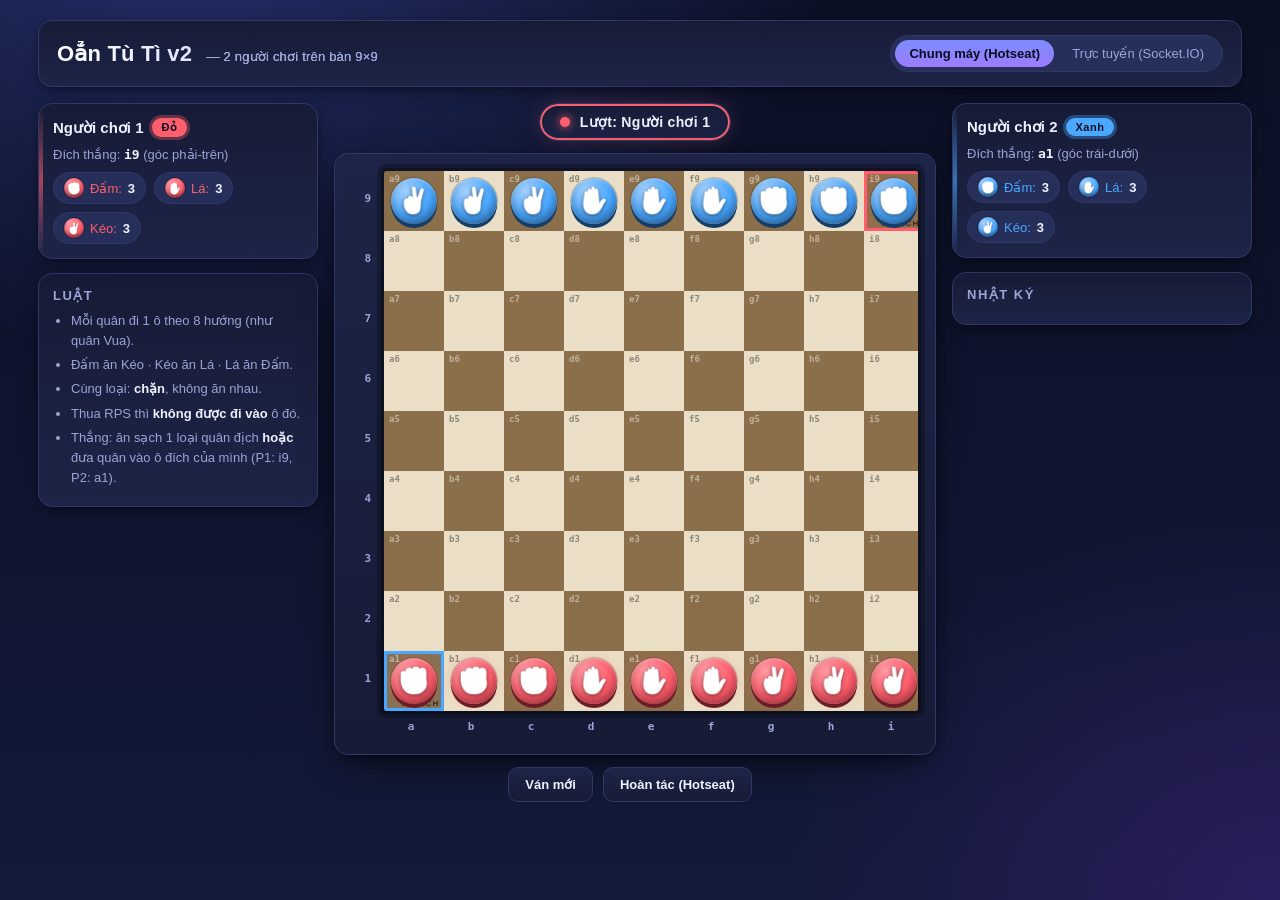
<file: resources/HTML-game-project-main/index.html>
<!DOCTYPE html>
<html lang="vi">
<head>
  <meta charset="UTF-8" />
  <meta name="viewport" content="width=device-width, initial-scale=1.0" />
  <title>Oẳn Tù Tì v2 (OTTv2)</title>
  <link rel="stylesheet" href="style.css" />
</head>
<body>
  <div id="app">
    <header class="topbar">
      <h1>Oẳn Tù Tì v2 <span class="sub">— 2 người chơi trên bàn 9×9</span></h1>
      <div class="mode-switch">
        <label><input type="radio" name="mode" value="hotseat" checked /> Chung máy (Hotseat)</label>
        <label><input type="radio" name="mode" value="online" /> Trực tuyến (Socket.IO)</label>
      </div>
    </header>

    <main class="layout">
      <aside class="side left">
        <div class="player-card" id="p1card">
          <h2>Người chơi 1 <span class="tag red">Đỏ</span></h2>
          <div class="target">Đích thắng: <b>i9</b> (góc phải-trên)</div>
          <div class="counts" id="p1counts"></div>
        </div>
        <div class="rules">
          <h3>Luật</h3>
          <ul>
            <li>Mỗi quân đi 1 ô theo 8 hướng (như quân Vua).</li>
            <li>Đấm ăn Kéo · Kéo ăn Lá · Lá ăn Đấm.</li>
            <li>Cùng loại: <b>chặn</b>, không ăn nhau.</li>
            <li>Thua RPS thì <b>không được đi vào</b> ô đó.</li>
            <li>Thắng: ăn sạch 1 loại quân địch <b>hoặc</b> đưa quân vào ô đích của mình (P1: i9, P2: a1).</li>
          </ul>
        </div>
      </aside>

      <section class="board-wrap">
        <div class="turn-banner" id="turnBanner">Lượt: Người chơi 1</div>
        <div class="board-container">
          <div class="ranks" id="ranks"></div>
          <div id="board" class="board"></div>
          <div class="files" id="files"></div>
        </div>
        <div class="controls">
          <button id="btnNew">Ván mới</button>
          <button id="btnUndo">Hoàn tác (Hotseat)</button>
          <span class="status" id="status"></span>
        </div>
      </section>

      <aside class="side right">
        <div class="player-card" id="p2card">
          <h2>Người chơi 2 <span class="tag blue">Xanh</span></h2>
          <div class="target">Đích thắng: <b>a1</b> (góc trái-dưới)</div>
          <div class="counts" id="p2counts"></div>
        </div>
        <div class="log-panel">
          <h3>Nhật ký</h3>
          <ol id="log"></ol>
        </div>
      </aside>
    </main>

    <div class="modal hidden" id="winModal">
      <div class="modal-card">
        <h2 id="winTitle">Kết thúc!</h2>
        <p id="winDesc"></p>
        <button id="btnWinNew">Ván mới</button>
      </div>
    </div>

    <div class="modal hidden" id="netModal">
      <div class="modal-card net-card">
        <h2>Chế độ trực tuyến</h2>
        <p id="netInfo">Đang khởi tạo phòng chơi...</p>
        <div id="netExtras"></div>
        <button id="btnNetClose">Đóng</button>
      </div>
    </div>
  </div>

  <!--
    OTT_SERVER_URL: địa chỉ Socket.IO server công khai.
    - Để trống ("") khi bạn chạy tại chỗ (`npm start`) — client sẽ tự nối same-origin.
    - Khi triển khai (VD chạy trang tĩnh trên GitHub Pages), sửa dòng dưới thành
      URL server đã deploy, ví dụ:  window.OTT_SERVER_URL = "https://ottv2.onrender.com";
    Bạn cũng có thể ghi đè qua query string ?server=https://host  hoặc  localStorage.setItem('ott_server_url', 'https://host').
  -->
  <script>window.OTT_SERVER_URL = "";</script>
  <script src="https://cdn.socket.io/4.7.5/socket.io.min.js" crossorigin="anonymous"></script>
  <script src="game.js"></script>
  <script src="multiplayer.js"></script>
</body>
</html>
</file>
<file: resources/HTML-game-project-main/style.css>
:root {
  --bg-1: #0b1024;
  --bg-2: #131a3a;
  --panel:   #161b36;
  --panel-2: #1d2447;
  --panel-3: #262e5a;
  --line:    #2f3868;
  --line-2:  #3b4685;
  --text:    #eef1ff;
  --muted:   #9aa4d6;
  --accent:  #7c8cff;
  --accent-2:#9c7cff;

  --p1: #ff5f6d;
  --p1-dark: #c8384a;
  --p1-glow: #ff5f6d55;
  --p2: #4aa8ff;
  --p2-dark: #2a6eb8;
  --p2-glow: #4aa8ff55;

  --board-bg:   #1a2148;
  --board-line: #0007;
  --light: #eadfc6;
  --dark:  #8b6f4a;
  --light-hi: #f4ecd6;
  --dark-hi:  #a3835b;

  --hi-move:    #7dffb1;
  --hi-capture: #ffb35c;
  --hi-select:  #ffe45c;

  --cell: 60px;
  --radius: 14px;
  --radius-sm: 10px;

  --shadow-1: 0 6px 24px -8px #0009, 0 2px 6px -2px #0006;
  --shadow-2: 0 12px 40px -12px #000c, 0 4px 12px -4px #0008;
}

* { box-sizing: border-box; }
html, body {
  margin: 0; padding: 0;
  color: var(--text);
  min-height: 100vh;
  font-family: "Inter", -apple-system, BlinkMacSystemFont, "Segoe UI", Roboto, "Noto Sans", "Helvetica Neue", Arial, sans-serif;
  font-feature-settings: "cv02","cv03","cv04","cv11";
  background:
    radial-gradient(1200px 800px at 15% -10%, #26306e 0%, transparent 55%),
    radial-gradient(900px 700px at 100% 100%, #2a1e5c 0%, transparent 55%),
    linear-gradient(180deg, var(--bg-1), var(--bg-2));
  background-attachment: fixed;
}

#app { max-width: 1240px; margin: 0 auto; padding: 20px 18px 40px; }

/* ---------- Topbar ---------- */
.topbar {
  display: flex; align-items: center; justify-content: space-between;
  gap: 16px; padding: 14px 18px;
  background: linear-gradient(180deg, var(--panel), var(--panel-2));
  border: 1px solid var(--line);
  border-radius: var(--radius);
  box-shadow: var(--shadow-1);
}
.topbar h1 {
  margin: 0; font-size: 22px; font-weight: 800; letter-spacing: 0.2px;
  background: linear-gradient(90deg, #fff, #b6c1ff);
  -webkit-background-clip: text; background-clip: text; color: transparent;
}
.topbar h1 .sub { color: var(--muted); font-weight: 500; margin-left: 8px; font-size: 13px;
  -webkit-text-fill-color: var(--muted); }
.mode-switch { display: flex; gap: 4px; background: var(--panel-3); border: 1px solid var(--line); border-radius: 999px; padding: 4px; }
.mode-switch label {
  display: inline-flex; align-items: center; gap: 6px;
  color: var(--muted); cursor: pointer; font-size: 13px;
  padding: 6px 14px; border-radius: 999px;
  transition: color .15s, background .15s;
}
.mode-switch label:hover { color: var(--text); }
.mode-switch input { accent-color: var(--accent); margin: 0; display: none; }
.mode-switch label:has(input:checked) {
  background: linear-gradient(180deg, var(--accent), var(--accent-2));
  color: #0a0d1f; font-weight: 700;
}

/* ---------- Layout ---------- */
.layout {
  display: grid;
  grid-template-columns: 280px 1fr 300px;
  gap: 16px;
  margin-top: 16px;
}
@media (max-width: 1040px) { .layout { grid-template-columns: 1fr; } }

.side { display: flex; flex-direction: column; gap: 14px; }

.player-card, .rules, .log-panel {
  background: linear-gradient(180deg, var(--panel), var(--panel-2));
  border: 1px solid var(--line); border-radius: var(--radius);
  padding: 14px 14px; box-shadow: var(--shadow-1);
}

.player-card {
  position: relative; overflow: hidden;
}
.player-card::before {
  content: ""; position: absolute; inset: 0 auto 0 0; width: 4px;
  background: linear-gradient(180deg, transparent, currentColor, transparent);
  opacity: 0.6;
}
#p1card { color: var(--p1); }
#p2card { color: var(--p2); }

.player-card h2 {
  margin: 0 0 10px; font-size: 15px;
  display: flex; align-items: center; gap: 8px;
  color: var(--text);
}
.player-card .target { color: var(--muted); font-size: 13px; margin-bottom: 10px; }
.player-card .target b { color: var(--text); font-family: ui-monospace, SFMono-Regular, Menlo, monospace; }

.counts { display: flex; flex-wrap: wrap; gap: 8px; font-size: 13px; }
.counts .cnt {
  display: inline-flex; align-items: center; gap: 6px;
  padding: 5px 10px; border-radius: 999px;
  background: var(--panel-3); border: 1px solid var(--line);
  transition: transform .12s, background .12s;
}
.counts .cnt:hover { background: #303a75; transform: translateY(-1px); }
.counts .cnt.dead { opacity: 0.32; text-decoration: line-through; }
.counts .cnt b { color: var(--text); }

.tag { padding: 3px 10px; border-radius: 999px; font-size: 11px; font-weight: 700; color: #0b0e20; letter-spacing: 0.5px; }
.tag.red  { background: var(--p1); box-shadow: 0 0 0 3px var(--p1-glow); }
.tag.blue { background: var(--p2); box-shadow: 0 0 0 3px var(--p2-glow); }

.rules ul { padding-left: 18px; margin: 6px 0 0; color: var(--muted); font-size: 13px; line-height: 1.55; }
.rules li { margin: 4px 0; }
.rules b { color: var(--text); }
.rules h3, .log-panel h3 { margin: 0 0 8px; font-size: 13px; color: var(--muted); text-transform: uppercase; letter-spacing: 1.5px; font-weight: 700; }

.log-panel { max-height: 360px; overflow: auto; }
#log { margin: 0; padding-left: 18px; color: var(--muted); font-size: 13px; line-height: 1.5; }
#log li { margin: 3px 0; font-variant-numeric: tabular-nums; }
#log li.win { color: #ffe45c; font-weight: 700; }

/* ---------- Board ---------- */
.board-wrap { display: flex; flex-direction: column; align-items: center; gap: 12px; }

.turn-banner {
  background: linear-gradient(180deg, var(--panel), var(--panel-2));
  border: 1px solid var(--line);
  border-radius: 999px; padding: 10px 20px;
  font-weight: 700; font-size: 14px; letter-spacing: 0.3px;
  box-shadow: var(--shadow-1);
  display: inline-flex; align-items: center; gap: 10px;
  transition: box-shadow .2s;
}
.turn-banner::before {
  content: ""; width: 10px; height: 10px; border-radius: 50%;
  background: var(--muted); box-shadow: 0 0 8px var(--muted);
}
.turn-banner.p1 { box-shadow: 0 0 0 2px var(--p1) inset, 0 0 24px -6px var(--p1-glow); }
.turn-banner.p1::before { background: var(--p1); box-shadow: 0 0 10px var(--p1); }
.turn-banner.p2 { box-shadow: 0 0 0 2px var(--p2) inset, 0 0 24px -6px var(--p2-glow); }
.turn-banner.p2::before { background: var(--p2); box-shadow: 0 0 10px var(--p2); }

.board-container {
  display: grid;
  grid-template-columns: 28px auto;
  grid-template-rows: auto 22px;
  gap: 4px;
  background: linear-gradient(180deg, var(--panel-2), var(--panel));
  padding: 14px; border-radius: var(--radius);
  border: 1px solid var(--line);
  box-shadow: var(--shadow-2);
}
.board {
  grid-column: 2 / 3; grid-row: 1 / 2;
  display: grid;
  grid-template-columns: repeat(9, var(--cell));
  grid-template-rows: repeat(9, var(--cell));
  border: 3px solid var(--board-line);
  border-radius: 6px;
  overflow: hidden;
  box-shadow: inset 0 0 0 1px #fff2, 0 0 0 4px #0004;
}
.ranks {
  grid-column: 1 / 2; grid-row: 1 / 2;
  display: grid; grid-template-rows: repeat(9, var(--cell)); align-items: center;
  color: var(--muted); font-size: 11px; text-align: right; padding-right: 6px;
  font-family: ui-monospace, SFMono-Regular, Menlo, monospace; font-weight: 700;
}
.files {
  grid-column: 2 / 3; grid-row: 2 / 3;
  display: grid; grid-template-columns: repeat(9, var(--cell)); justify-items: center;
  color: var(--muted); font-size: 11px;
  font-family: ui-monospace, SFMono-Regular, Menlo, monospace; font-weight: 700;
  padding-top: 2px;
}

.cell {
  position: relative;
  display: flex; align-items: center; justify-content: center;
  cursor: pointer; user-select: none;
  transition: background-color .15s ease;
}
.cell.light { background: var(--light); }
.cell.dark  { background: var(--dark); }
.cell.light:hover { background: var(--light-hi); }
.cell.dark:hover  { background: var(--dark-hi); }
.cell .coord {
  position: absolute; top: 3px; left: 5px; font-size: 9px;
  pointer-events: none;
  font-family: ui-monospace, SFMono-Regular, Menlo, monospace; font-weight: 700;
}
.cell.light .coord { color: #0006; }
.cell.dark  .coord { color: #fff7; }
.cell.goal-p1 { box-shadow: inset 0 0 0 3px var(--p1), inset 0 0 20px -4px var(--p1-glow); }
.cell.goal-p2 { box-shadow: inset 0 0 0 3px var(--p2), inset 0 0 20px -4px var(--p2-glow); }
.cell.goal-p1::after, .cell.goal-p2::after {
  content: attr(data-goal);
  position: absolute; bottom: 3px; right: 5px;
  font-size: 8px; letter-spacing: 0.8px;
  color: #000a; font-weight: 800;
  pointer-events: none;
}

.cell.selected {
  outline: 3px solid var(--hi-select); outline-offset: -3px; z-index: 2;
  animation: selectPulse 1.4s ease-in-out infinite;
}
@keyframes selectPulse {
  0%, 100% { outline-color: var(--hi-select); }
  50%      { outline-color: #fff8; }
}

.cell.move::before {
  content: "";
  position: absolute; width: 36%; height: 36%;
  background: var(--hi-move); opacity: 0.85;
  border-radius: 50%;
  pointer-events: none;
  box-shadow: 0 0 12px var(--hi-move);
  animation: dotPop .18s ease-out;
}
.cell.capture::before {
  content: "";
  position: absolute; inset: 4px;
  border: 3px solid var(--hi-capture);
  border-radius: 50%;
  pointer-events: none; box-sizing: border-box;
  box-shadow: 0 0 12px var(--hi-capture), inset 0 0 12px #ffb35c66;
  animation: ringPop .18s ease-out;
}
@keyframes dotPop  { from { transform: scale(0);   opacity: 0; } to { transform: scale(1); opacity: .85; } }
@keyframes ringPop { from { transform: scale(.7);  opacity: 0; } to { transform: scale(1); opacity: 1; } }

/* ---------- Pieces ---------- */
.piece {
  width: 78%; height: 78%;
  border-radius: 50%;
  display: flex; align-items: center; justify-content: center;
  cursor: pointer; position: relative; z-index: 1;
  transition: transform .12s ease, box-shadow .15s ease;
  box-shadow:
    0 4px 0 #0006,
    inset 0 -4px 8px #0004,
    inset 0 2px 3px #fff3;
}
.piece.p1 {
  background: radial-gradient(circle at 32% 28%, #ff9aa4, var(--p1) 55%, var(--p1-dark) 100%);
  box-shadow:
    0 4px 0 #6a1d27,
    inset 0 -4px 8px #0004,
    inset 0 2px 3px #fff4,
    0 0 0 1px #0003;
}
.piece.p2 {
  background: radial-gradient(circle at 32% 28%, #a4d0ff, var(--p2) 55%, var(--p2-dark) 100%);
  box-shadow:
    0 4px 0 #143d68,
    inset 0 -4px 8px #0004,
    inset 0 2px 3px #fff4,
    0 0 0 1px #0003;
}
.piece:hover { transform: translateY(-2px); }
.piece .icon {
  display: block; line-height: 1;
  font-size: calc(var(--cell) * 0.42);
  /* biến emoji sang silhouette trắng để đồng bộ với chip màu */
  filter: brightness(0) invert(1) drop-shadow(0 1px 2px #0008);
  transition: transform .12s ease;
}
.piece:hover .icon { transform: scale(1.08); }

/* nhấn nhẹ vào lượt hiện tại: quân bên đang đi phát sáng */
.cell:has(.piece.p1) .piece.p1 { }
.turn-banner.p1 ~ .board-container .piece.p1,
body:has(.turn-banner.p1) .piece.p1 { box-shadow:
    0 4px 0 #6a1d27, inset 0 -4px 8px #0004, inset 0 2px 3px #fff4,
    0 0 14px -2px var(--p1-glow), 0 0 0 1px #0003;
}
body:has(.turn-banner.p2) .piece.p2 { box-shadow:
    0 4px 0 #143d68, inset 0 -4px 8px #0004, inset 0 2px 3px #fff4,
    0 0 14px -2px var(--p2-glow), 0 0 0 1px #0003;
}

/* ---------- Controls ---------- */
.controls { display: flex; gap: 10px; align-items: center; flex-wrap: wrap; justify-content: center; }
.controls button {
  background: linear-gradient(180deg, var(--panel-2), var(--panel));
  color: var(--text);
  border: 1px solid var(--line); border-radius: var(--radius-sm);
  padding: 9px 16px; cursor: pointer; font-size: 13px; font-weight: 600;
  transition: transform .1s, background .15s, border-color .15s;
}
.controls button:hover { background: var(--panel-3); border-color: var(--line-2); transform: translateY(-1px); }
.controls button:active { transform: translateY(0); }
.controls .status { color: var(--muted); font-size: 12px; }

/* ---------- Mini icon (in counts) ---------- */
.mini {
  display: inline-flex; align-items: center; justify-content: center;
  width: 20px; height: 20px; border-radius: 50%;
  box-shadow: inset 0 -2px 3px #0006, 0 0 0 1px #0003;
}
.mini.p1 { background: radial-gradient(circle at 30% 30%, #ff9aa4, var(--p1) 60%, var(--p1-dark)); }
.mini.p2 { background: radial-gradient(circle at 30% 30%, #a4d0ff, var(--p2) 60%, var(--p2-dark)); }
.mini .icon {
  font-size: 11px; line-height: 1;
  filter: brightness(0) invert(1) drop-shadow(0 1px 1px #0006);
}

/* ---------- Modal ---------- */
.modal {
  position: fixed; inset: 0;
  background: #000a; backdrop-filter: blur(4px);
  display: flex; align-items: center; justify-content: center;
  z-index: 20;
  animation: fadeIn .18s ease-out;
}
.modal.hidden { display: none; }
.modal-card {
  background: linear-gradient(180deg, var(--panel), var(--panel-2));
  border: 1px solid var(--line);
  border-radius: var(--radius); padding: 22px 20px;
  width: min(480px, 92vw);
  text-align: center;
  box-shadow: var(--shadow-2);
  animation: cardIn .22s cubic-bezier(.2,.9,.3,1.2);
}
.modal-card h2 { margin: 0 0 10px; font-size: 20px; }
.modal-card p  { color: var(--muted); margin: 4px 0 12px; }
.modal-card button {
  margin-top: 12px;
  background: linear-gradient(180deg, var(--accent), var(--accent-2));
  color: #0a0d1f;
  border: none; border-radius: var(--radius-sm);
  padding: 10px 20px; cursor: pointer; font-weight: 700; font-size: 14px;
  transition: transform .1s, filter .15s;
}
.modal-card button:hover { filter: brightness(1.08); transform: translateY(-1px); }
.modal-card input {
  width: 100%; margin: 6px 0;
  background: var(--panel-3); border: 1px solid var(--line);
  color: var(--text); padding: 10px; border-radius: var(--radius-sm);
}
.share-box {
  background: var(--panel-3); border: 1px dashed var(--line-2);
  padding: 8px 10px; border-radius: var(--radius-sm); margin: 8px 0;
  font-size: 12px; color: var(--muted); line-height: 1.5;
}
@keyframes fadeIn { from { opacity: 0; } to { opacity: 1; } }
@keyframes cardIn { from { transform: scale(.94) translateY(8px); opacity: 0; } to { transform: none; opacity: 1; } }

.cell.blocked-hint { cursor: not-allowed; }

/* ---------- Multiplayer lobby ---------- */
.net-card { width: min(500px, 92vw); text-align: left; }
.net-card h2 { text-align: center; }
.net-card > p { text-align: center; }

.lobby {
  display: flex; flex-direction: column; align-items: stretch; gap: 12px;
  margin-top: 10px;
}
.lobby .or-sep {
  text-align: center; color: var(--muted); font-size: 11px;
  letter-spacing: 2px; text-transform: uppercase;
  position: relative;
}
.lobby .or-sep::before, .lobby .or-sep::after {
  content: ""; position: absolute; top: 50%; width: 40%; height: 1px; background: var(--line);
}
.lobby .or-sep::before { left: 0; } .lobby .or-sep::after { right: 0; }

.lobby .join-row { display: flex; gap: 8px; }
.lobby .join-row input {
  flex: 1;
  background: var(--panel-3); border: 1px solid var(--line);
  color: var(--text); padding: 12px 14px; border-radius: var(--radius-sm);
  font-family: ui-monospace, SFMono-Regular, Menlo, monospace;
  font-size: 20px; letter-spacing: 6px; text-align: center;
  text-transform: uppercase;
  transition: border-color .15s, box-shadow .15s;
}
.lobby .join-row input:focus {
  outline: none; border-color: var(--accent);
  box-shadow: 0 0 0 3px #7c8cff33;
}
.lobby .join-row input::placeholder {
  letter-spacing: 1px; font-size: 13px; color: var(--muted); opacity: .7;
}
.lobby .join-error {
  color: #ffb35c; font-size: 13px; min-height: 18px; text-align: center;
}

.net-btn {
  background: linear-gradient(180deg, var(--panel-2), var(--panel));
  color: var(--text);
  border: 1px solid var(--line); border-radius: var(--radius-sm);
  padding: 11px 16px; cursor: pointer; font-size: 14px; font-weight: 600;
  transition: transform .1s, background .15s, border-color .15s;
}
.net-btn:hover { background: var(--panel-3); border-color: var(--line-2); transform: translateY(-1px); }
.net-btn.primary {
  background: linear-gradient(180deg, var(--accent), var(--accent-2));
  color: #0a0d1f; border-color: transparent;
}
.net-btn.primary:hover { filter: brightness(1.08); }
.net-btn.tiny { padding: 6px 12px; font-size: 12px; font-weight: 600; }

.room-code-box {
  display: flex; align-items: center; gap: 12px;
  background: var(--panel-3); border: 1px dashed var(--line-2);
  padding: 12px 14px; border-radius: var(--radius-sm); margin: 10px 0;
}
.room-code-label { color: var(--muted); font-size: 11px; text-transform: uppercase; letter-spacing: 1.5px; }
.room-code {
  flex: 1;
  font-family: ui-monospace, SFMono-Regular, Menlo, monospace;
  font-size: 24px; font-weight: 800; letter-spacing: 8px;
  color: var(--accent); text-align: center;
  text-shadow: 0 0 20px #7c8cff44;
}

.waiting { color: var(--muted); font-size: 13px; text-align: center; padding: 8px 0;
  display: flex; align-items: center; justify-content: center; gap: 6px; }
.net-log-line { color: var(--muted); font-size: 12px; margin-top: 4px; text-align: center; }

.share-link-box { background: var(--panel-3); border: 1px dashed var(--line-2); padding: 12px; border-radius: var(--radius-sm); margin: 10px 0; }
.share-link-row { display: flex; gap: 6px; margin-top: 6px; }
.share-link-row input {
  flex: 1;
  background: var(--panel); border: 1px solid var(--line); color: var(--text);
  padding: 8px 10px; border-radius: 6px;
  font-family: ui-monospace, SFMono-Regular, Menlo, monospace;
  font-size: 12px;
}
.share-link-row input:focus { outline: none; border-color: var(--accent); }

/* ---------- Responsive ---------- */
@media (max-width: 720px) {
  :root { --cell: 40px; }
  .topbar { flex-direction: column; align-items: stretch; }
  .topbar h1 { font-size: 18px; text-align: center; }
  .mode-switch { justify-content: center; }
  .board-container { padding: 10px; }
}
</file>
